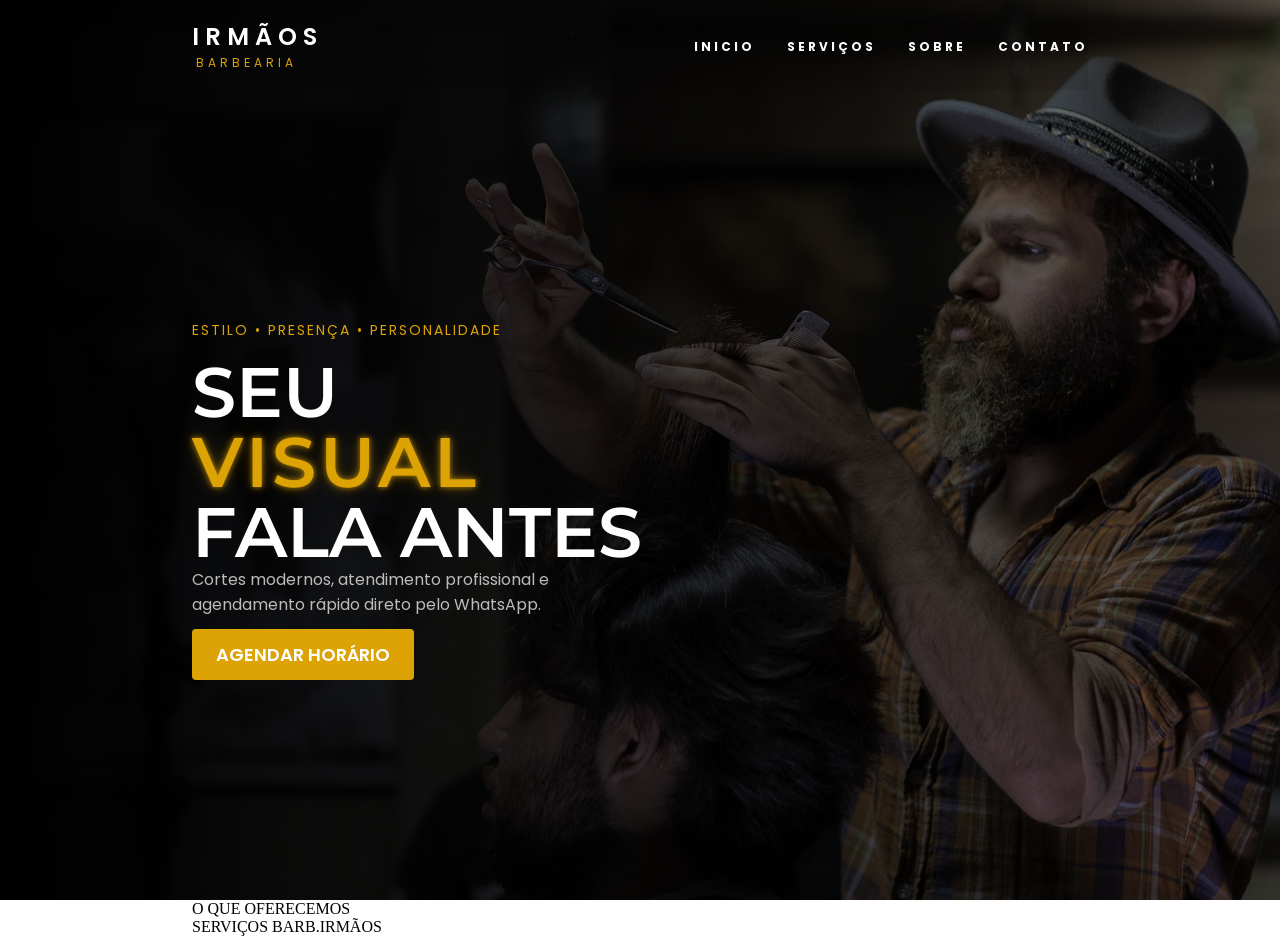
<file: index.html>
<!DOCTYPE html>
<html lang="en">
<head>
    <meta charset="UTF-8">
    <meta name="viewport" content="width=device-width, initial-scale=1.0">
    <link rel="stylesheet" href="nav_bar.css">
    <link rel="stylesheet" href="hero.css">
    <title>Babearia Logo</title>
</head>
<body>
    <div class="fundo">
        <header>
            <div class="container">
                <nav id="nav_bar">
                    <div id="nav_logo">
                        <a href="/">
                            <p id="irmaos">Irmãos</p>
                            <p id="barbearia">Barbearia</p>
                        </a>
                    </div>
                    <div class="mobile-menu">
                        <div class="line1"></div>
                        <div class="line2"></div>
                        <div class="line3"></div>
                    </div>
                    <div class="nav_list">
                        <ul>
                            <li><a href="/">Inicio</a></li>
                            <li><a href="/">Serviços</a></li>
                            <li><a href="/">Sobre</a></li>
                            <li><a href="/">Contato</a></li>
                        </ul>
                    </div>
                </div>
            </nav>
        </header>

        <div class="hero-section">
            <div class="container">
                <div id="hero-text">
                    <div id="text_um">
                        <p>ESTILO • PRESENÇA • PERSONALIDADE</p>
                    </div>
                    <div id="text_dois">
                        <p>SEU <span>VISUAL</span> FALA ANTES</p>
                    </div>
                    <div id="text_tres">
                        <p>Cortes modernos, atendimento profissional e agendamento rápido direto pelo WhatsApp.</p>
                    </div>

                    <div id="buttom_agendar">
                        <button>AGENDAR HORÁRIO</button>
                    </div>
                </div>
            </div>
        </div>
    </div>

    <div class="container">
        <div class="second-section">
            <div id="second_text">
                <div id="second_text_um">
                    <p>O QUE OFERECEMOS</p>
                </div>

                <div id="second_text_dois">
                    <p>SERVIÇOS BARB.IRMÃOS</p>
                </div>
            </div>
        </div>

    </div>

    <script src="nav_bar.js"></script>
</body>
</html>
</file>
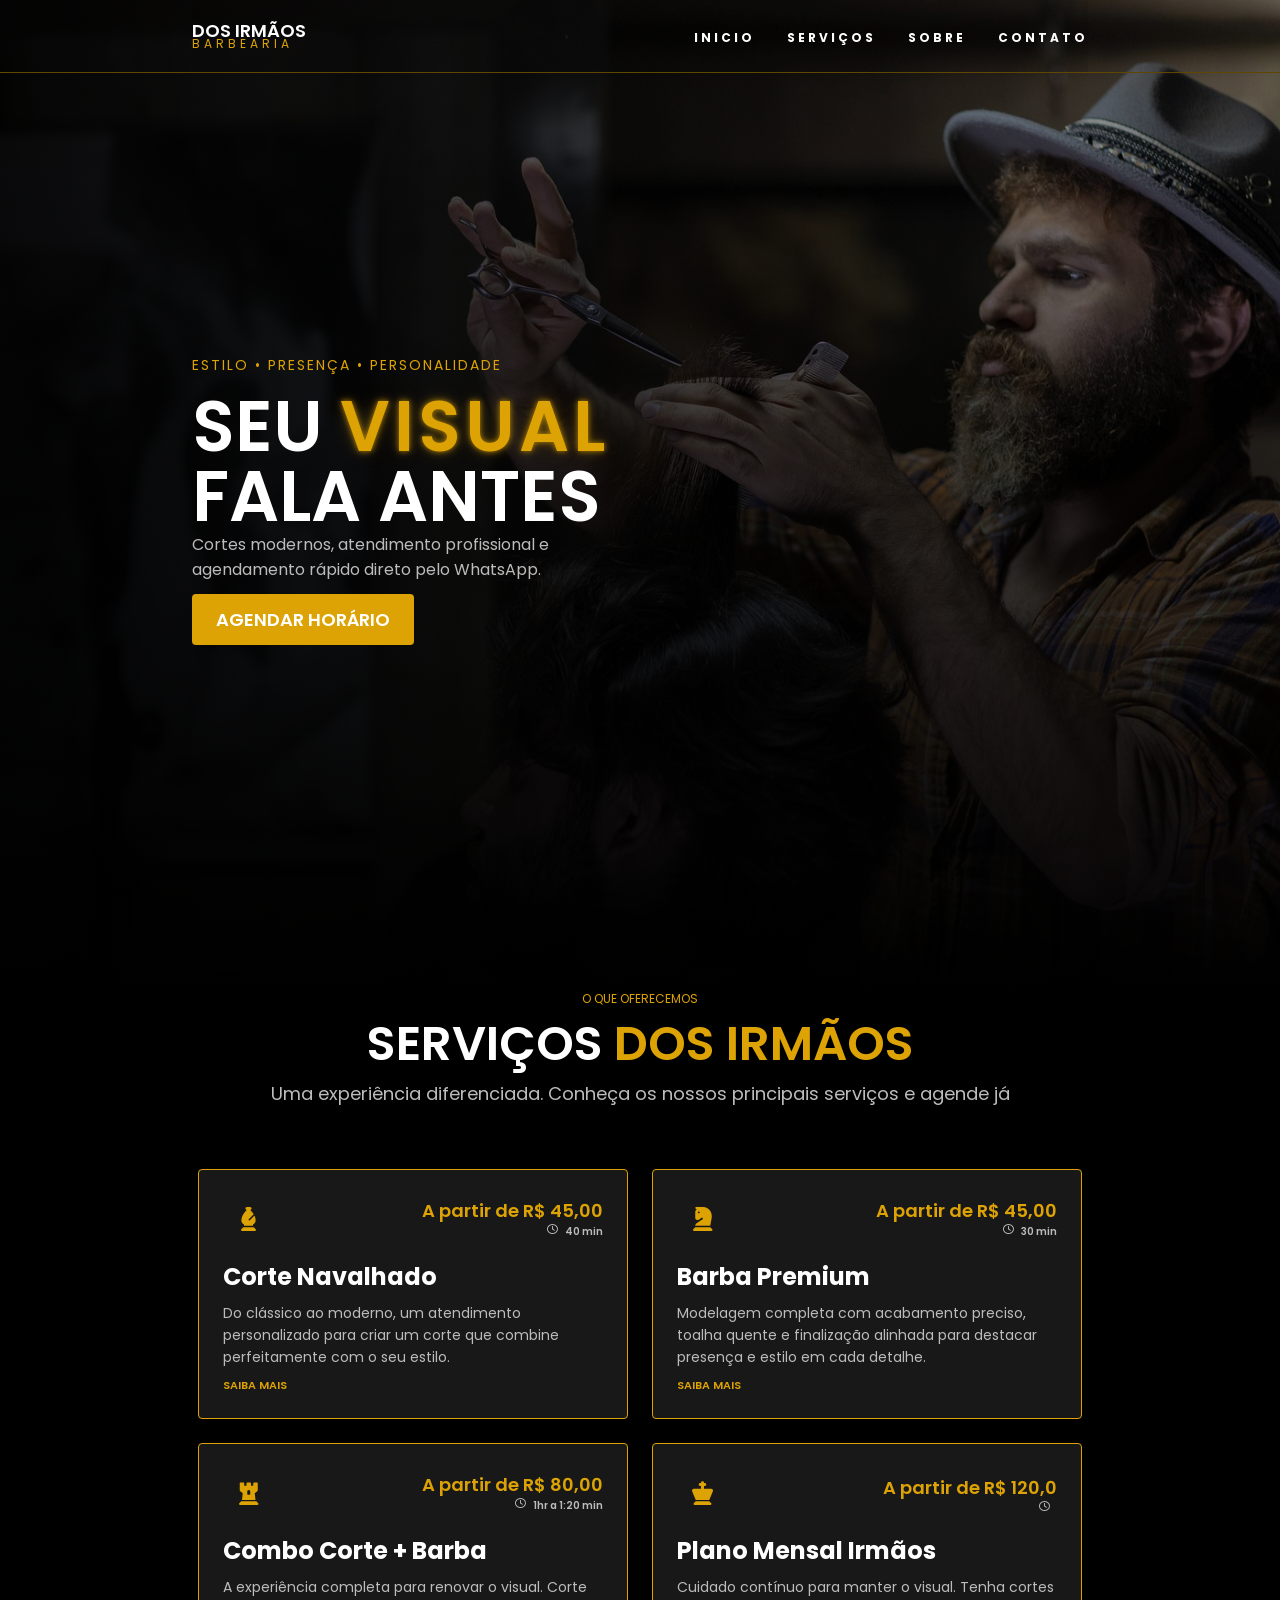
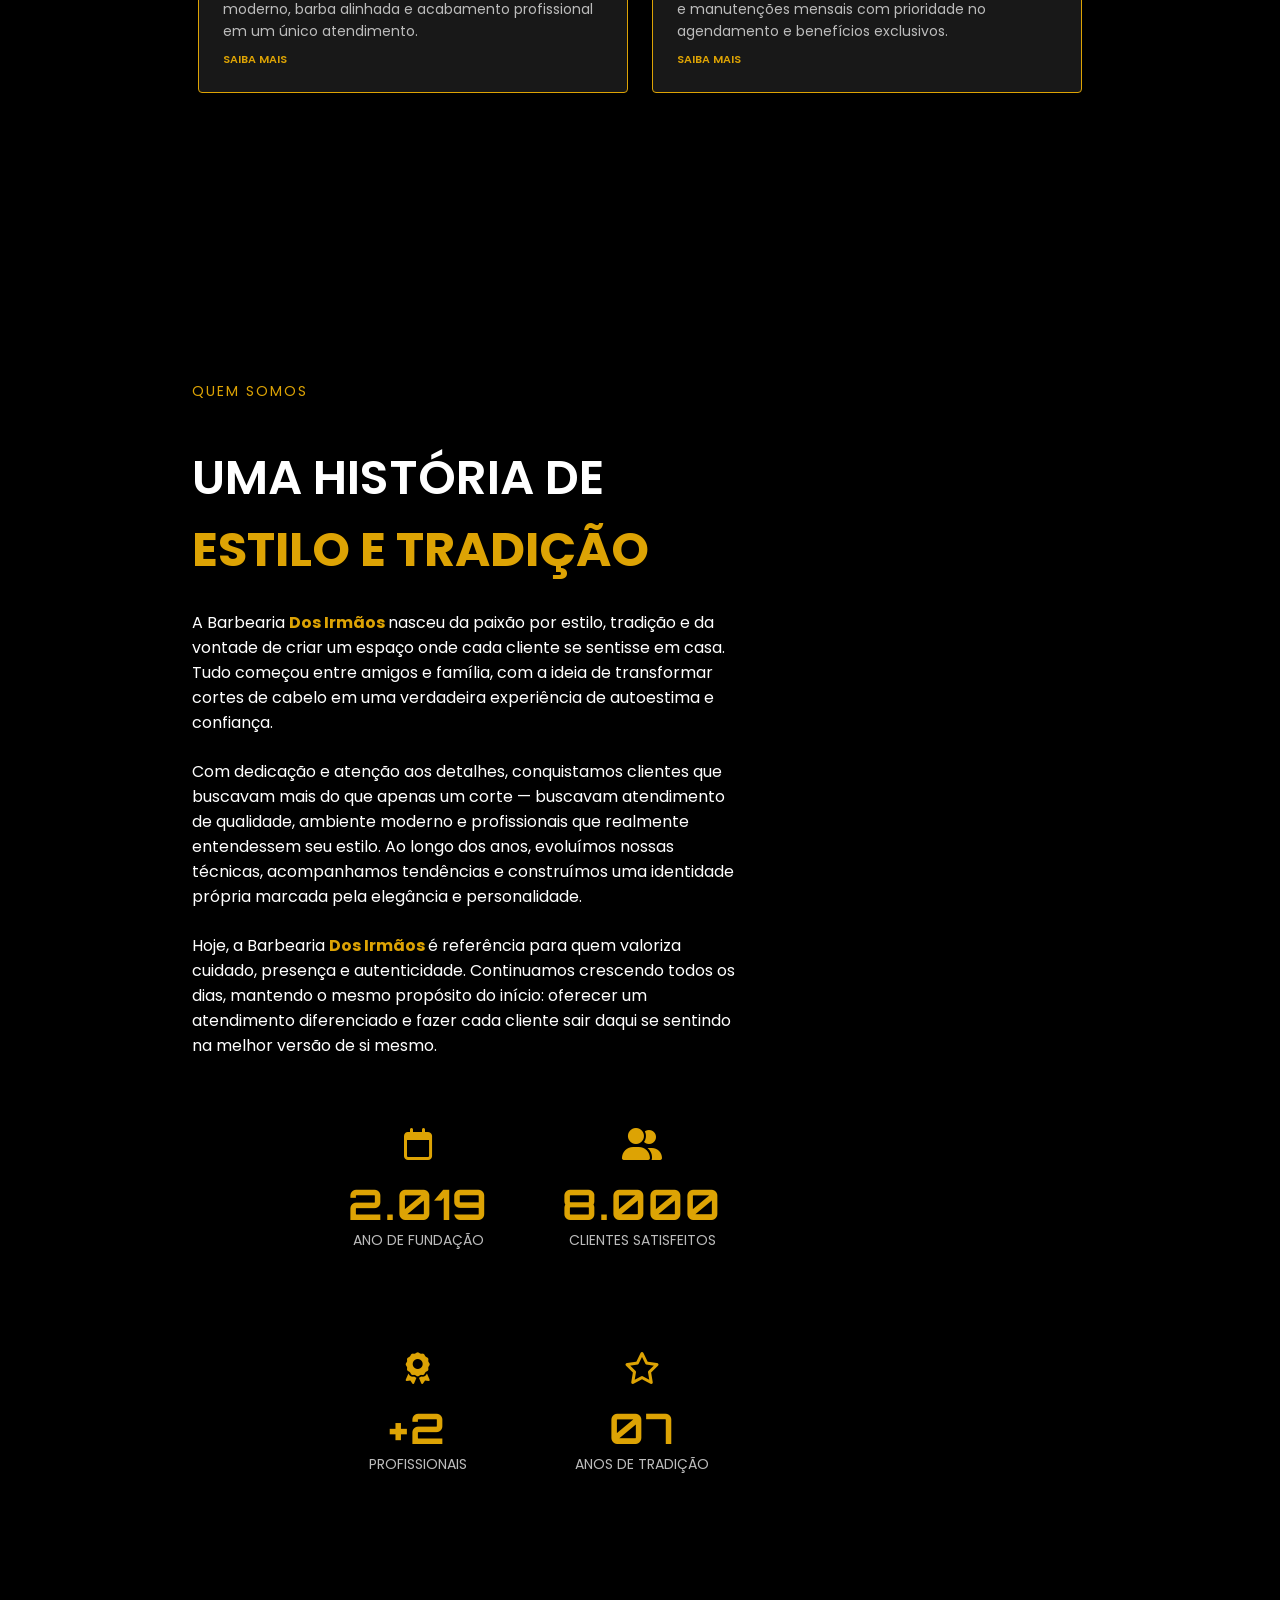
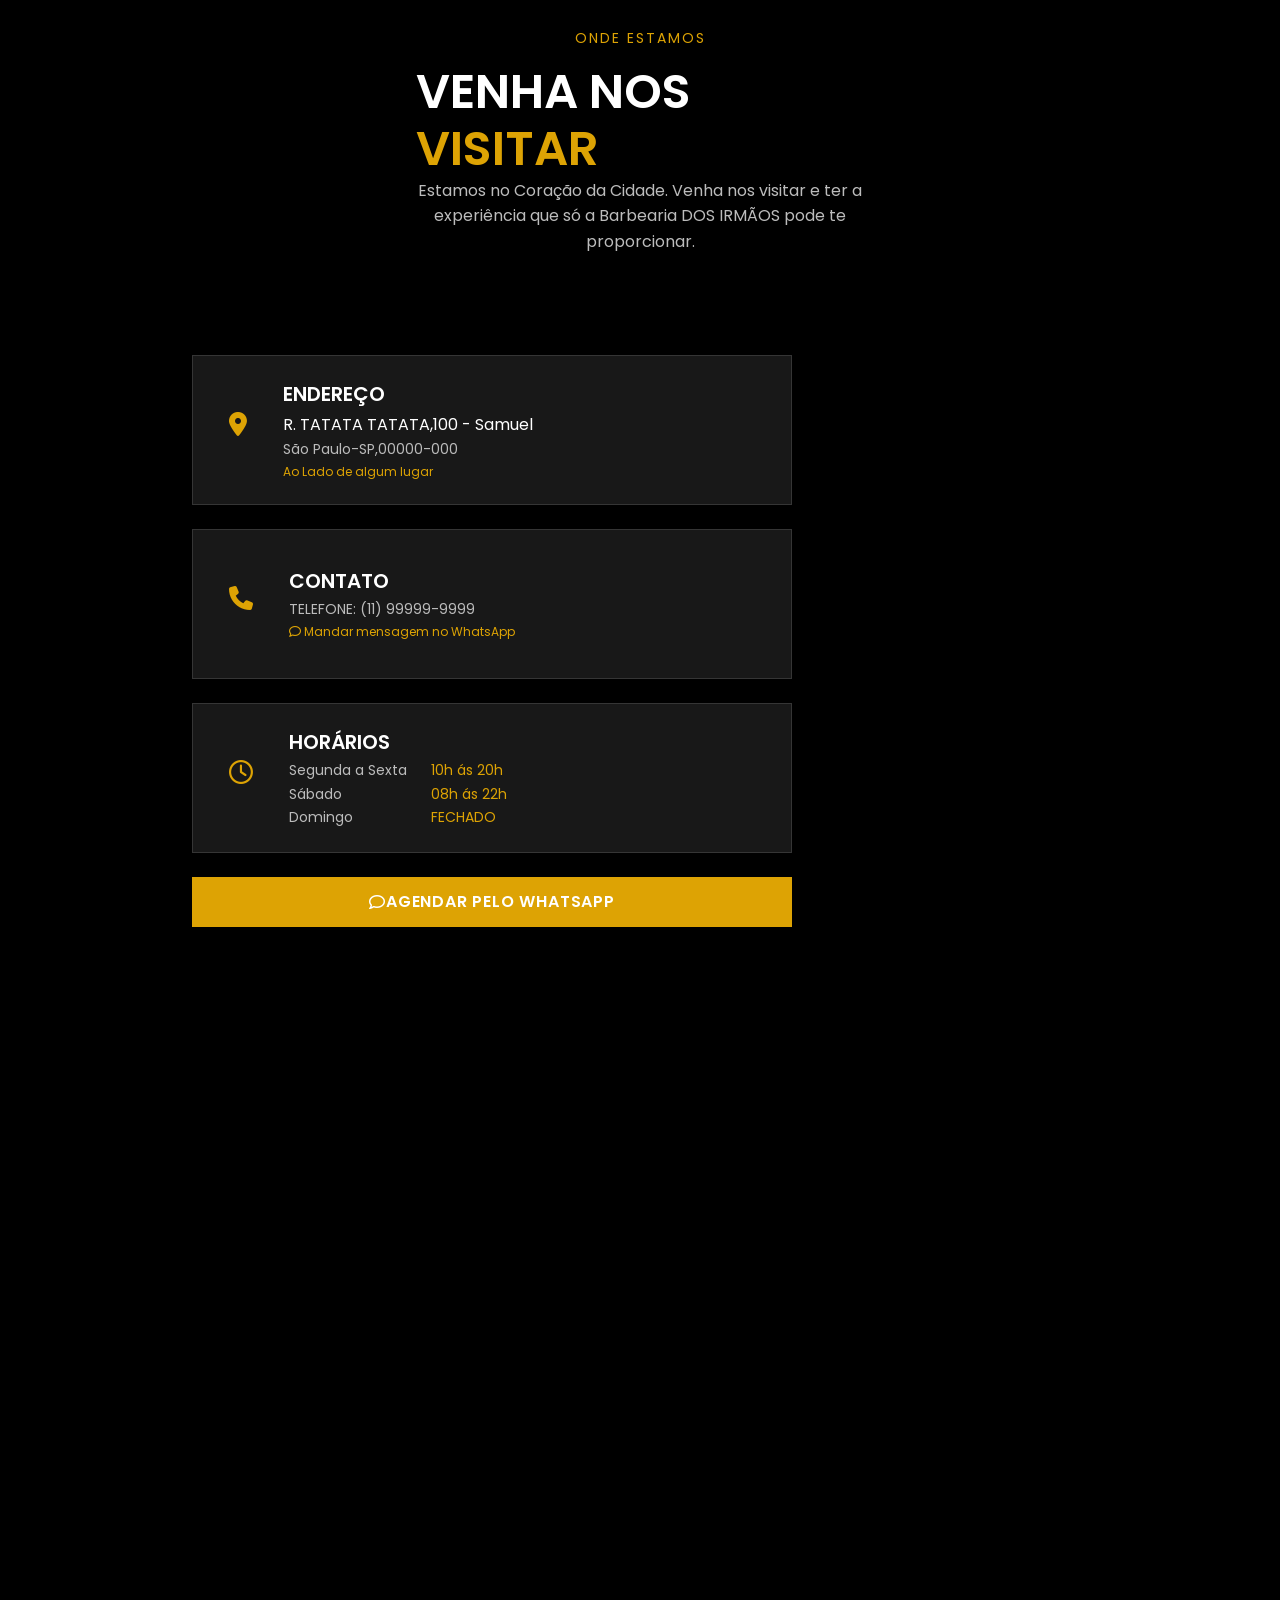
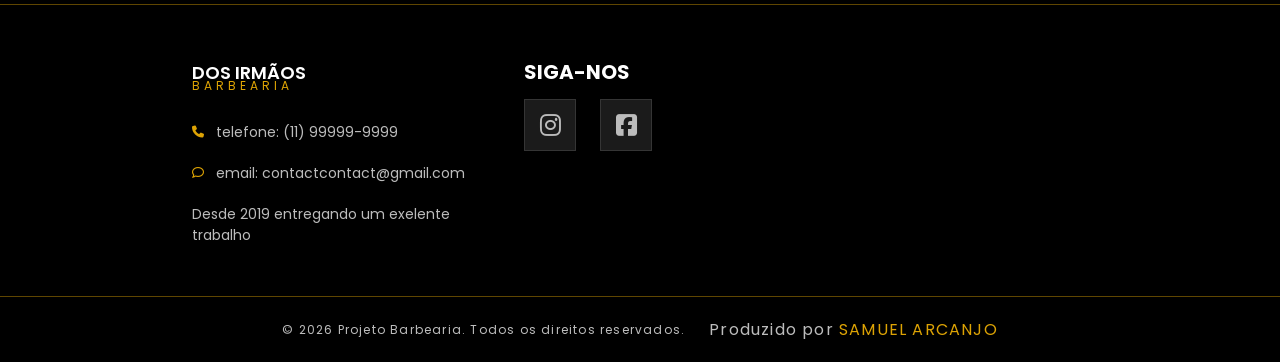
<file: src/index.html>
<!DOCTYPE html>
<html lang="en">
<head>
    <meta charset="UTF-8">
    <meta name="viewport" content="width=device-width, initial-scale=1.0">
    <link rel="stylesheet" href="https://cdnjs.cloudflare.com/ajax/libs/font-awesome/6.5.2/css/all.min.css">
    <link rel="stylesheet" href="nav_bar.css">
    <link rel="stylesheet" href="hero.css">
    <link rel="stylesheet" href="second.css">
    <link rel="stylesheet" href="third.css">
    <link rel="stylesheet" href="fourth.css">
    <link rel="stylesheet" href="footer.css">
    <link rel="stylesheet" href="final_efects.css">

    <title>Babearia Logo</title>
</head>
<body>
    <div class="fundo">
        <header>
            <div class="container">
                <nav id="nav_bar">
                    <div id="nav_logo">
                        <a href="/">
                            <span id="irmaos">Dos Irmãos</span>
                            <span id="barbearia">Barbearia</span>
                        </a>
                    </div>
                    <div class="mobile-menu">
                        <div class="line1"></div>
                        <div class="line2"></div>
                        <div class="line3"></div>
                    </div>
                    <div class="nav_list">
                        <ul>
                            <li><a href="#inicio">Inicio</a></li>
                            <li><a href="#servicos">Serviços</a></li>
                            <li><a href="#sobre">Sobre</a></li>
                            <li><a href="#contato">Contato</a></li>
                        </ul>
                    </div>
                </div>
            </nav>
        </header>

        <div class="hero-section" id="inicio">
            <div class="container">
                <div id="hero-text" class="hidden">
                    <div id="text_um">
                        <p>ESTILO • PRESENÇA • PERSONALIDADE</p>
                    </div>
                    <div id="text_dois">
                        <p>SEU <span id="visual">VISUAL</span> FALA ANTES</p>
                    </div>
                    <div id="text_tres">
                        <p>Cortes modernos, atendimento profissional e agendamento rápido direto pelo WhatsApp.</p>
                    </div>

                    <div id="buttom_agendar">
                        <button>AGENDAR HORÁRIO</button>
                    </div>
                </div>
            </div>
        </div>
    </div>

    <div class="second-section" id="servicos">
        <div class="container">

            <div id="second_text">
                <div id="second_text_um">
                    <p>O QUE OFERECEMOS</p>
                </div>

                <div id="second_text_dois">
                    <p>SERVIÇOS <span>DOS IRMÃOS</span></p>
                </div>

                <div id="second_text_tres">
                    <p>Uma experiência diferenciada. Conheça os nossos principais serviços e agende já </p>
                </div>
            </div>

            <div class="cards">
                
                <div class="card hidden">
                    <div id="hero_card">
                        <i class="fa-solid fa-chess-bishop icon_card"></i>

                        <div class="valor_time">
                            <p id="valor">A partir de R$ 45,00</p>
                            <div id="time">
                                <i id="relogio"
                                class="fa-regular fa-clock"></i>
                                <p> 40 min</p>
                            </div>
                        </div>
                    </div>

                    <div class="section_card">
                        <p id="corte_title">Corte Navalhado</p>

                        <p id="corte_text">
                            Do clássico ao moderno, um atendimento personalizado para criar um corte que combine perfeitamente com o seu estilo.
                        </p>

                        <a href="https://wa.me/5511976916580" target="_blank">SAIBA MAIS</a>

                    </div>
                </div>

                <div class="card hidden">
                    <div id="hero_card">
                        <i class="fa-solid fa-chess-knight icon_card"></i>

                        <div class="valor_time">
                            <p id="valor">A partir de R$ 45,00</p>
                            <div id="time">
                                <i id="relogio"
                                class="fa-regular fa-clock"></i>
                                <p> 30 min</p>
                            </div>
                        </div>
                    </div>

                    <div class="section_card">
                        <p id="corte_title">Barba Premium</p>

                        <p id="corte_text">
                            Modelagem completa com acabamento preciso, toalha quente e finalização alinhada para destacar presença e estilo em cada detalhe.
                        </p>

                        <a href="https://wa.me/5511976916580" target="_blank">SAIBA MAIS</a>

                    </div>
                </div>

                <div class="card hidden">
                    <div id="hero_card">
                        <i class="fa-solid fa-chess-rook icon_card"></i>

                        <div class="valor_time">
                            <p id="valor">A partir de R$ 80,00</p>
                            <div id="time">
                                <i id="relogio"
                                class="fa-regular fa-clock"></i>
                                <p> 1hr a 1:20 min</p>
                            </div>
                        </div>
                    </div>

                    <div class="section_card">
                        <p id="corte_title">Combo Corte + Barba</p>

                        <p id="corte_text">
                            A experiência completa para renovar o visual. Corte moderno, barba alinhada e acabamento profissional em um único atendimento.
                        </p>

                        <a href="https://wa.me/5511976916580"  target="_blank">SAIBA MAIS</a>

                    </div>
                </div>

                <div class="card hidden">
                    <div id="hero_card">
                        <i class="fa-solid fa-chess-king icon_card"></i>

                        <div class="valor_time">
                            <p id="valor">A partir de R$ 120,0</p>
                            <div id="time">
                                <i id="relogio" class="fa-regular fa-clock"></i>
                            </div>
                        </div>
                    </div>

                    <div class="section_card">
                        <p id="corte_title">Plano Mensal Irmãos</p>

                        <p id="corte_text">
                            Cuidado contínuo para manter o visual. Tenha cortes e manutenções mensais com prioridade no agendamento e benefícios exclusivos.
                        </p>

                        <a href="https://wa.me/5511976916580"  target="_blank">SAIBA MAIS</a>

                    </div>
                </div>

            </div>

        </div>

    </div>


    <div class="third-section" id="sobre">
        <div class="container">
            <div id="third_history">

                <p id="third_text_um">QUEM SOMOS</p>
                <p id="third_text_dois">
                    UMA HISTÓRIA DE <span>ESTILO E TRADIÇÃO</span>
                </p>
                <p>A Barbearia <span> Dos Irmãos </span> nasceu da paixão por estilo, tradição e da vontade de criar um espaço onde cada cliente se sentisse em casa. Tudo começou entre amigos e família, com a ideia de transformar cortes de cabelo em uma verdadeira experiência de autoestima e confiança.
                </p>

                <p>Com dedicação e atenção aos detalhes, conquistamos clientes que buscavam mais do que apenas um corte — buscavam atendimento de qualidade, ambiente moderno e profissionais que realmente entendessem seu estilo. Ao longo dos anos, evoluímos nossas técnicas, acompanhamos tendências e construímos uma identidade própria marcada pela elegância e personalidade.
                </p>

                <p>Hoje, a Barbearia <span> Dos Irmãos </span> é referência para quem valoriza cuidado, presença e autenticidade. Continuamos crescendo todos os dias, mantendo o mesmo propósito do início: oferecer um atendimento diferenciado e fazer cada cliente sair daqui se sentindo na melhor versão de si mesmo.</p>

            </div>

            <div class="third_cards">

                <div class="third_card hidden">
                    <i class="third_icon fa-regular fa-calendar"></i>

                    <h1 class="num-font">2.019</h1>

                    <p>ANO DE FUNDAÇÃO</p>
                </div>

                <div class="third_card hidden">
                    <i class="third_icon fa-solid fa-user-group"></i>

                    <h1 class="num-font">8.000</h1>

                    <p>CLIENTES SATISFEITOS</p>
                </div>

                <div class="third_card hidden">
                    <i class="third_icon fa-solid fa-award"></i>

                    <h1 class="num-font">+2</h1>

                    <p>PROFISSIONAIS</p>
                </div>

                <div class="third_card hidden">
                    <i class="third_icon fa-regular fa-star"></i>

                    <h1 class="num-font">07</h1>

                    <p>ANOS DE TRADIÇÃO</p>
                </div>

            </div>

        </div>
    </div>

    <div class="fourth-section" id="contato">
        <div class="container">
            <div id="fourth_text">
                <p id="fourth_text_um">ONDE ESTAMOS</p>

                <h1>VENHA NOS <span>VISITAR</span></h1>

                <p id="fourth_text_dois">
                    Estamos no Coração da Cidade. Venha nos visitar e ter a experiência que só a Barbearia DOS IRMÃOS pode te proporcionar.
                </p>

            </div>

            <div class="fourth_contact">
                <div class="contact">

                    <div class="card_contact hidden">
                        <i class="card_icon fa-solid fa-location-dot"></i>
                        <div class="fourth_card_text">
                            <p class="fourth_card_title">ENDEREÇO</p>
                            <p>R. TATATA TATATA,100 - Samuel</p>
                            <P class="fourth_card_text_um">São Paulo-SP,00000-000</P>
                            <p class="fourth_card_text_dois">Ao Lado de algum lugar</p>
                        </div>
                    </div>

                    <div class="card_contact hidden">
                        <i class="card_icon fa-solid fa-phone"></i>
                        <div class="fourth_card_text">
                            <p class="fourth_card_title">CONTATO
                            <P class="fourth_card_text_um">TELEFONE: (11) 99999-9999</P>
                            <p class="fourth_card_text_dois"><i class="fa-regular fa-comment"></i> Mandar mensagem no WhatsApp</p>
                        </div>
                    </div>

                    <div class="card_contact hidden">
                        <i class="card_icon fa-regular fa-clock"></i>
                        <div class="fourth_card_text">
                            <p class="fourth_card_title">HORÁRIOS</p>
                            
                            <div id="horario_funcionamento">
                                <div class="fourth_card_text_um">
                                    <p>Segunda a Sexta</p>
                                    <p>Sábado</p>
                                    <p>Domingo</p>
                                </div>
                                <div class="fourth_card_text_dois">
                                    <p>10h ás 20h</p>
                                    <p>08h ás 22h</p>
                                    <p>FECHADO</p>
                                </div>

                            </div>
                        </div>
                    </div>

                    <div class="fourth_button">
                        <button  id="fourth_button_whats">
                            <i class="fa-regular fa-comment"></i>
                            <span>AGENDAR PELO WHATSAPP</span>
                        </button>
                    </div>
                
                </div>

                <div class="google_maps">
                    <iframe src="https://www.google.com/maps/embed?pb=!1m18!1m12!1m3!1d29320.153525972713!2d-46.68152042485352!3d-23.278752385561283!2m3!1f0!2f0!3f0!3m2!1i1024!2i768!4f13.1!3m3!1m2!1s0x94cee5f437cf13d9%3A0xf72d28011b8a12c4!2sFazenda%20Vale%20dos%20Eucaliptos!5e0!3m2!1spt-BR!2sbr!4v1778198972930!5m2!1spt-BR!2sbr" width="550" style="border:0;" allowfullscreen="" loading="lazy" referrerpolicy="no-referrer-when-downgrade"></iframe>
                </div>

                
            </div>

        </div>
    </div>

    <footer>
        <div class="container">
            <div class="footer_sobre">
                <div id="footer_logo">
                    <p>
                        <span id="irmaos">Dos Irmãos</span>
                        <span id="barbearia">Barbearia</span>
                    </p>
                </div>

                <div class="footer_tel">
                    <i class="footer_card_icon fa-solid fa-phone"></i>
                    <p>telefone: (11) 99999-9999</p>
                </div>

                <div class="footer_contact">
                    <i class="footer_card_icon fa-regular fa-comment"></i>
                    <p>email: contactcontact@gmail.com</p>
                </div>

                <p>Desde 2019 entregando um exelente trabalho</p>

                <div></div>
            </div>

            <div class="footer_redes">
                <h1>SIGA-NOS</h1>
                <div id="redes">
                    <i class="fa-brands fa-instagram"></i>
                    <i class="fa-brands fa-square-facebook"></i>

                </div>
            </div>
        </div>
    </footer>

    <div id="direitos_autorais">
        <p id="autorais" >© 2026 Projeto Barbearia. Todos os direitos reservados.</p>

        <p>Produzido por <a href="">Samuel Arcanjo</a></p>
    </div>
    <script src="nav_bar.js"></script>
</body>
</html>
</file>
<file: nav_bar.css>
@import url('https://fonts.googleapis.com/css2?family=Outfit:wght@100..900&display=swap');

* {
    margin: 0;
    padding: 0;
}

.container {
    width: 70%;
    max-width: 1200px;
    margin: 0 auto;
}

body {
    overflow-x: hidden;
}

#irmaos {
    font-size: 24px;
    font-weight: 600;
    letter-spacing: 6px;
}

#barbearia {
    line-height: -11px;
    padding: 0 4px;
    font-size: 12px;
    color: rgb(221, 163, 4);
}


a {
    color: #fff;
    text-decoration: none;
    text-transform: uppercase;
}
a:hover {
    opacity: 0.7;
}

.nav_list ul li a {
    font-size: 12px;
    font-weight: 700;
}



#nav_logo {
    font-size: 24px;
    text-transform: uppercase;
    letter-spacing: 4px;
}

#nav_bar {
    display: flex;
    justify-content: space-between;
    align-items: center;
    font-family: "Poppins", sans-serif ;
    background-color: rgba(0, 0, 0, 0.086);
    height: 10vh;
}

.nav_list ul{
    list-style: none;
    display: flex;
}

.nav_list li {
    letter-spacing: 3px;
    margin-left: 32px;
}

.mobile-menu div {
    width: 32px;
    height: 2px;
    background-color: #fff;
    margin: 8px;
    transition: 0.3s;
}
.mobile-menu {
    display: none;
    cursor: pointer;
}
.mobile-menu:hover {
    opacity: 0.7;
}

@media (max-width: 999px) {
    .nav_list {
        position: absolute;
        top: 8vh;
        right: 0;
        width: 50vw;
        height: 92vh;
        background-color: rgba(0, 0, 0, 0.404);
        transform: translateX(100%);
        transition: transform 0.3s ease-in;
    }
    .nav_list ul {
        height: 50%;
        
        flex-direction: column;
        align-items: center;
        justify-content: space-around;
    }

    .nav_list li {
        margin-left: 0;
        opacity: 0;
    }

    .mobile-menu {
        display: block;
    }
}       

.nav_list.active {
    transform: translateX(0);
}


@keyframes navLinkFade {
    from {
        opacity: 0;
        transform: translateX(50px);
    }
    to {
        opacity: 1;
        transform: translateX(0);
    }
}


.mobile-menu.active .line1 {
    transform: rotate(-45deg) translate(-8px, 8px);
}

.mobile-menu.active .line2{
    opacity: 0;
}

.mobile-menu.active .line3 {
    transform: rotate(45deg) translate(-5px, -7px);
}
</file>
<file: hero.css>
@import url('https://fonts.googleapis.com/css2?family=Cormorant+Garamond:wght@300;400;500;600;700&display=swap');

@import url('https://fonts.googleapis.com/css2?family=Poppins:wght@100;200;300;400;500;600;700;800;900&display=swap');

@import url('https://fonts.googleapis.com/css2?family=Montserrat:wght@100;200;300;400;500;600;700;800;900&display=swap');

.fundo {
    background: linear-gradient(to right,rgb(0, 0, 0), rgba(0,0,0,.4)),
    url(img/barbeiro.png);
    background-size: cover;
    background-position: center;
    background-repeat: no-repeat;

    min-height: 100vh;
}

.hero-section {
    display: flex;
    align-items: center;
    justify-content: flex-start;

    height: 90vh;
    font-family: "Poppins", sans-serif;
}

#hero-text {
    display: flex;
    align-items: flex-start;
    justify-content: center;
    flex-direction: column;

    width: 50vh;
}

#text_um {
    color: rgb(221, 163, 4);
    font-size: 14px;
    padding: 16px 0px;
    letter-spacing: 2px;
}

#text_dois{
    color: rgb(255, 255, 255);
    font-size: 70px;
    font-weight: 600;
    line-height: 1.0;

    font-family: "Montserrat",sans-serif !important;
}

#text_tres {
    color: rgb(188, 188, 188);
    font-size: 16px;
}

#buttom_agendar button{
    background-color: rgb(221, 163, 4);
    color: white;
    border: none;
    padding: 12px 24px;
    margin: 12px 0px 6px 0px;
    cursor: pointer;
    border-radius: 4px;

    font-size: 18px;
    font-weight: 600;
    font-family: "poppins",sans-serif;

    transition: 0.3s;
}

#buttom_agendar button:hover {
    background-color: white;
    color: rgb(221, 163, 4);
}

span {
    color: rgb(221, 163, 4);
    letter-spacing: 4px;

    text-shadow:
    0 0 5px rgba(221, 163, 4, 0.6),
    0 0 10px rgba(221, 163, 4, 0.4),
    0 0 20px rgba(221, 163, 4, 0.2);
}

@media (max-width: 999px) {
    span {
        text-shadow: 0 0 5px rgba(221,163,4, 0.2),
        0 0 10px rgba(221,163,4,0.3);
    }

    #text_um {
        font-size: 12px;
    }

    #text_tres {
        padding: 0 12px 0 0 ;
    }

    }
</file>
<file: src/nav_bar.css>
@import url('https://fonts.googleapis.com/css2?family=Outfit:wght@100..900&display=swap');

* {
    margin: 0;
    padding: 0;
    font-family: "Poppins", sans-serif;
}

.container {
    width: 70%;
    max-width: 1200px;
    margin: 0 auto;
}

body {
    overflow-x: hidden;
    background-color: black;
}

header {
    position: fixed;
    top: 0;
    left: 0;
    border-bottom: solid 1px rgb(95, 70, 1);

    width: 100%;
    z-index: 1000;

    transition: 0.3s;
}
header.scrolled {
    background-color: rgba(18, 18, 18, 0.749);
    backdrop-filter: blur(10px);
    box-shadow: 0 0 10px rgba(0, 0, 0, 0.3);

}

#irmaos {
    font-size: 18px;
    font-weight: 600;
    letter-spacing: 0px;
}

#barbearia {
    font-size: 12px;
    color: rgb(221, 163, 4);
}


a {
    color: #fff;
    text-decoration: none;
    text-transform: uppercase;
}
a:hover {
    opacity: 0.7;
}

.nav_list ul li a {
    font-size: 12px;
    font-weight: 700;
}



#nav_logo {
    margin: 0px;
    padding: 0px;
    font-size: 24px;
    text-transform: uppercase;
    letter-spacing: 4px;
}

#nav_logo a {
    display: flex;
    flex-direction: column;
    line-height: 0.9;
}

#nav_bar {
    display: flex;
    justify-content: space-between;
    align-items: center;
    font-family: "Poppins", sans-serif ;
    background-color: rgba(0, 0, 0, 0.086);
    height: 8vh;
}

.nav_list ul{
    list-style: none;
    display: flex;
}

.nav_list li {
    letter-spacing: 3px;
    margin-left: 32px;
}

.mobile-menu div {
    width: 32px;
    height: 2px;
    background-color: #fff;
    margin: 8px;
    transition: 0.3s;
}
.mobile-menu {
    display: none;
    cursor: pointer;
}
.mobile-menu:hover {
    opacity: 0.7;
}

@media (max-width: 999px) {
    .nav_list {
        position: absolute;
        top: 8vh;
        right: 0;
        width: 50vw;
        height: 92vh;

        background-color: rgba(0, 0, 0, 0.404);

        transform: translateX(100%);
        transition: transform 0.3s ease-in;
    }
    .nav_list ul {
        height: 50%;
        
        flex-direction: column;
        align-items: center;
        justify-content: space-around;
    }

    .nav_list li {
        margin-left: 0;
        opacity: 0;
    }

    .mobile-menu {
        display: block;
    }
}       

.nav_list.active {
    transform: translateX(0);
}


@keyframes navLinkFade {
    from {
        opacity: 0;
        transform: translateX(50px);
    }
    to {
        opacity: 1;
        transform: translateX(0);
    }
}


.mobile-menu.active .line1 {
    transform: rotate(-45deg) translate(-8px, 8px);
}

.mobile-menu.active .line2{
    opacity: 0;
}

.mobile-menu.active .line3 {
    transform: rotate(45deg) translate(-5px, -7px);
}
</file>
<file: src/hero.css>
@import url('https://fonts.googleapis.com/css2?family=Cormorant+Garamond:wght@300;400;500;600;700&display=swap');

@import url('https://fonts.googleapis.com/css2?family=Poppins:wght@100;200;300;400;500;600;700;800;900&display=swap');

@import url('https://fonts.googleapis.com/css2?family=Montserrat:wght@100;200;300;400;500;600;700;800;900&display=swap');

.fundo {
    background: linear-gradient(to right,rgba(0, 0, 0, 0.869), rgba(0,0,0,.1)), 
    linear-gradient(to top, rgb(0,0,0),rgba(0, 0, 0, 0.007)),
    url(img/barbeiro.png);
    background-size: cover;
    background-position: center;
    background-repeat: no-repeat;

    min-height: 100svh;
    padding-top: 10vh;
}

.hero-section {
    display: flex;
    align-items: center;
    justify-content: flex-start;

    height: 90svh;
    font-family: "Poppins", sans-serif;
}

#hero-text {
    display: flex;
    align-items: flex-start;
    justify-content: center;
    flex-direction: column;

    width: 50vh;
}

#text_um {
    color: rgb(221, 163, 4);
    font-size: 14px;
    padding: 16px 0px;
    letter-spacing: 2px;
}

#text_dois{
    color: rgb(255, 255, 255);
    font-size: 70px;
    font-weight: 600;
    line-height: 1.0;

    font-family: "Montserrat",sans-serif !important;
}

#text_tres {
    color: rgb(188, 188, 188);
    font-size: 16px;
    padding: 0 12px 0 0 ;
}

#buttom_agendar button{
    background-color: rgb(221, 163, 4);
    color: white;
    border: none;
    padding: 12px 24px;
    margin: 12px 0px 6px 0px;
    cursor: pointer;
    border-radius: 4px;

    font-size: 18px;
    font-weight: 600;
    font-family: "poppins",sans-serif;

    transition: 0.3s;
}

#buttom_agendar button:hover {
    background-color: white;
    color: rgb(221, 163, 4);
}

#visual {
    color: rgb(221, 163, 4);
    letter-spacing: 4px;

    text-shadow:
    0 0 5px rgba(221, 163, 4, 0.6),
    0 0 10px rgba(221, 163, 4, 0.4),
    0 0 20px rgba(221, 163, 4, 0.2);
}

@media (max-width: 999px) {
    .container {
        width: 80%;
    }

    .hero-section {
        align-items: flex-start;
        padding: 48px 0;
    }

    #hero-text {
        width: 100%;

        gap: 18px;
    }

    span {
        text-shadow: 0 0 5px rgba(221,163,4, 0.2),
        0 0 10px rgba(221,163,4,0.3);
    }

    #text_um {
        font-size: 12px;
    }
    #text_dois {
        font-size: 60px;
    }
    #text_tres {
        font-size: 16px;
    }


    }
</file>
<file: src/second.css>
* {
    font-family: "Poppins", sans-serif;
}

.second-section {
    background-color: black;

}



.second-section .container{
    padding:  0;
    display: flex;
    align-items: center;
    flex-direction: column;


    color: white;
    text-align: center;
    padding-bottom: 20vh;
}

#second_text {
    width: 100%;
    max-width: 900px;
}

#second_text_um {
    color: rgb(221, 163, 4);
    font-size: 12px;
}

#second_text_dois {
    font-size: 48px;
    font-weight: 600;

}

#second_text_dois span {
    color: rgb(221, 163, 4)
}

#second_text_tres {
    color: rgb(188, 188, 188);
    font-size: 18px;
    line-height: 1.6;
}


.cards {
    margin: 60px 0;
    display: flex;
    flex-wrap: wrap;
    align-items: center;
    justify-content: center;

    gap: 24px;
}

.card {
    background-color: rgb(24, 24, 24);
    display: flex;
    flex-direction: column;
    justify-content: space-between;
   
    border: 1px solid rgb(221, 163, 4);
    border-radius: 4px;
    padding: 24px;
    width: 380px;
    min-height: 200px;

    transition: 0.3s;
}
.card:hover {
    background-color: rgb(27, 27, 27);
    transform: translateY(-4px);

    border-color: rgb(221, 163, 4);
    box-shadow: 0 0 10px rgba(221, 163, 4,0.1),
    0 0 30px rgba(221, 163, 4,0.2);
}

#hero_card {
    display: flex;
    align-items: center;
    justify-content: space-between;

    width: 100%;
}

.icon_card {
    display: flex;
    align-items: center;
    justify-content: center;

    font-size: 24px;
    color: rgb(221, 163, 4);
    padding: 0;

    width: 50px;
    height: 50px;
    border-radius: 50%;

    transition: 0.3s;
}
.card:hover .icon_card {
    background-color: rgb(221, 163, 4);
    color: white;
}

.valor_time {
    display: flex;
    font-weight: 600;
    flex-direction: column;
    align-items: flex-end;
}
#valor {
    color: rgb(221, 163, 4);
    font-size: 18px;
}
#time {
    display: flex;
    color: rgb(188, 188, 188);
    font-size: 10px;
}
#relogio {
    color:rgb(188, 188, 188);
    font-size: 10px;
    padding: 0 8px 0 0;
}

.section_card {
    display: flex;
    flex-direction: column;
    text-align: left;
    margin-top: 12px;
    gap: 8px;
}
#corte_title {
    font-size: 24px;
    font-weight: 700;
}
#corte_text {
    font-size: 14px;
    color: rgb(188, 188, 188);
    line-height: 1.6;
}

.section_card a {
    font-size: 11px;
    color: rgb(221, 163, 4);
    font-weight: 600;

    transition: 0.3s;
}

.section_card a:hover {
    letter-spacing: 2px;
}

@media (max-width:999px) {
    
    .container {
        width: 80%;
        max-width: 900px;
    }

    #second_text_um {
        padding: 12px 0;
    }

    #second_text_dois {
        font-size: 40px;
        line-height: 1;
    }

    #second_text_tres {
        padding: 12px 0;
    }

    .card {
        width: 100%;
        max-width: 320px;

        height: auto;
    }

}
</file>
<file: src/third.css>
@import url('https://fonts.googleapis.com/css2?family=Orbitron:wght@400..900&display=swap');

.third-section {
    background: linear-gradient(rgba(0, 0, 0, 0.713)), url(img/salao.png);
    min-height: 100svh;
}

.third-section .container {
    display: flex;
    align-items: center;
    justify-content: space-between;
    flex-wrap: wrap;

    color: white;
    min-height: 100svh;
}

#third_history {
    display: flex;
    align-items: flex-start;
    justify-content: center;
    flex-direction: column;

    padding: 32px 0 ;
    width: 550px;
    gap: 24px;
}

#third_text_um {
    color: rgb(221, 163, 4);
    font-size: 14px;
    padding: 16px 0px;
    letter-spacing: 2px;
}
#third_text_dois {
    font-size: 48px;
    font-weight: 600;
}
#third_text_dois span {
    color: rgb(221, 163, 4);
}

#third_history p span {
    color: rgb(221, 163, 4);
    font-weight: 700;
}

.third_cards {
    display: flex;
    align-items: center;
    justify-content: flex-end;
    flex-wrap: wrap;

    width: 550px;
    gap: 24px;
}

.third_card {
    display: flex;
    align-items: center;
    justify-content: center;
    flex-direction: column;

    width: 200px;
    height: 200px;
    
}

.third_icon {
    color: rgb(221, 163, 4);
    font-size: 32px;
}
.num-font {
    color: rgb(221, 163, 4);
    font-family: "Orbitron";
    font-weight: 700;
    font-size: 42px;
    letter-spacing: 2px;

    padding-top: 18px;
}

.third_cards p {
    color: rgb(188, 188, 188);
    font-size: 14px;
}

@media (max-width: 999px) {
    .third-section .container {
        width: 100%;
        max-width: 900px;
    }
    
    #third_history {
        padding: 20px;
    }

    #third_text_dois {
        font-size: 30px;
    }


    .third_cards {
        padding: 20px;
        justify-content: center;
    }

    .third_card {
        width: 150px;
    }

    
}
</file>
<file: src/fourth.css>
.fourth-section {
    background-color: black;
    padding: 100px 0;
}

.fourth-section .container {
    display: flex;
    align-items: center;
    justify-content: center;
    flex-direction: column;
    color: white;

}
#fourth_text {
    margin-bottom: 100px;

    display: flex;
    align-items: center;
    justify-content: center;
    flex-direction: column;
    width: 50%;

    line-height: 1.2;
}
#fourth_text #fourth_text_um{
    color: rgb(221, 163, 4);
    font-size: 14px;
    padding: 16px 0 ;
    letter-spacing: 2px;
}
#fourth_text h1 {
    font-size: 48px;
    font-weight: 600;
}
#fourth_text span {
    color: rgb(221, 163, 4);
}
#fourth_text #fourth_text_dois {
    color: rgb(188, 188, 188);
    font-size: 16px;
    line-height: 1.6;
    text-align: center;
}


.fourth_contact {
    display: flex;
    align-items: center;
    justify-content: space-between;
    flex-wrap: wrap;

    min-width: 100%;
}

.contact {
    display: flex;
    align-items: center;
    justify-content: center;
    flex-direction: column;

    gap: 24px;

}

.card_contact {
    width: 550px;
    height: 100px;

    background-color: rgb(24, 24, 24);
    border: solid 1px rgb(53, 53, 53);
    display: flex;
    align-items: center;
    justify-content: flex-start;

    padding: 24px;
    gap: 24px;
}

.fourth_card_text {
    line-height: 1.7;
}

.card_icon {
    color: rgb(221, 163, 4);
    font-size: 24px;
    padding: 0 12px 12px 12px;
}

.fourth_card_title {
    font-size: 20px;
    font-weight: 600;
}

.fourth_card_text_um {
    color: rgb(188, 188, 188);
    font-size: 14px;
}

.fourth_card_text_dois {
    color: rgb(221, 163, 4);
    font-size: 12px;
}
.fourth_button {
    width: 100%;
}

#fourth_button_whats {
    display: flex;
    align-items: center;
    justify-content: center;

    background-color: rgb(221, 163, 4);
    color: white;
    text-decoration: none;

    width: 100%;
    height: 50px;
    border: none;
    font-size: 16px;
    font-weight: 600;
    letter-spacing: 0.8px;
    
    transition: 0.3s;
}

#fourth_button_whats i,
#fourth_button_whats span {
    color: inherit;
}

#fourth_button_whats:hover {
    color: rgb(221, 163, 4);
    background-color: white;

    cursor: pointer;
}

.google_maps iframe {
    width: 550px;
    height: 570px;
}

#horario_funcionamento {
    display: flex;
    justify-content: space-between;
    gap: 24px;
}

#horario_funcionamento .fourth_card_text_dois {
    font-size: 14px;
}


@media (max-width: 999px) {

    #fourth_text {
        width: 100%;
    }

    #fourth_text h1 {
        font-size: 40px;
        text-align: center;
    }

    .fourth_contact {
        flex-direction: column;
        gap: 40px;
    }

    .card_contact {
        width: 100%;
    }

    .fourth_card_title {
        font-size: 18px;
    }

    .google_maps iframe {
        width: 100%;
        height: 400px;
    }

}
</file>
<file: src/footer.css>
footer {
    background-color: rgb(0, 0, 0);
    border-top: solid 1px rgb(95, 70, 1);
    padding: 40px 0 ;
    color: white;
}

footer .container {
    display: flex;
    align-items: flex-start;
    justify-content: flex-start;
    flex-wrap: wrap;

    gap: 32px;

}
.footer_sobre {
    width: 300px;
}
#footer_logo p {
    display: flex;
    flex-direction: column;
    line-height: 0.9;
}
#footer_logo {
    margin: 0px;
    padding: 10px 0 ;
    font-size: 24px;
    text-transform: uppercase;
    letter-spacing: 4px;
}

#footer_logo p {
    color: white;
}

.footer_sobre p {
    padding: 10px 0 ;
    font-size: 14px;
    color: rgb(188, 188, 188);
}

.footer_tel {
    display: flex;
    align-items: center;
    justify-content: flex-start;
    gap: 12px;
}

.footer_contact {
    display: flex;
    align-items: center;
    justify-content: flex-start;
    gap: 12px;
}

.footer_card_icon {
    font-size: 12px;
    color: rgb(221, 163, 4);
}
.footer_redes {
    display: flex;
    flex-direction: column;
}
.footer_redes h1 {
    padding: 12px 0 ;
    font-size: 20px;
}

#redes {
    display: flex;
    align-items: center;
    justify-content: center;
    gap: 24px;
    
}

#redes i {
    display: flex;
    align-items: center;
    justify-content: center;
    height: 50px;
    width: 50px;

    font-size: 24px;
    color: rgb(188, 188, 188);

    background-color: rgb(27, 27, 27);
    border: solid 1px rgb(53, 53, 53);

    transition: 0.3s;
}
#redes i:hover {
    background-color: rgb(221, 163, 4);
    color: white;
    cursor: pointer;
}

@media (max-width: 999px) {
    footer .container {
        display: flex;
        flex-direction: column;
        gap: 40px;
    }

    #redes {
        padding-bottom: 60px;
    }
    
}

#direitos_autorais {
    display: flex;
    align-items: center;
    justify-content: center;
    text-align: center;
    flex-wrap: wrap;
    padding: 20px;
    gap: 24px;
    letter-spacing: 1.2px;

    color: rgb(188, 188, 188);
    border-top: solid 1px rgb(95, 70, 1);

}

#autorais {
    font-size: 12px;
}

#direitos_autorais p {
    line-height: 1.6;
}

#direitos_autorais a {
    color: rgb(221, 163, 4);

    transition: 0.3s;
}
#direitos_autorais a:hover {
    cursor: pointer;
    color: white;
}
</file>
<file: src/final_efects.css>
.hidden {
    opacity: 0;
    filter: blur(2px);
    transform: translateY(50px);

    transition: all 1s;
}

.show {
    opacity: 1;
    filter: blur(0);
    transform: translateY(0);
}
</file>
